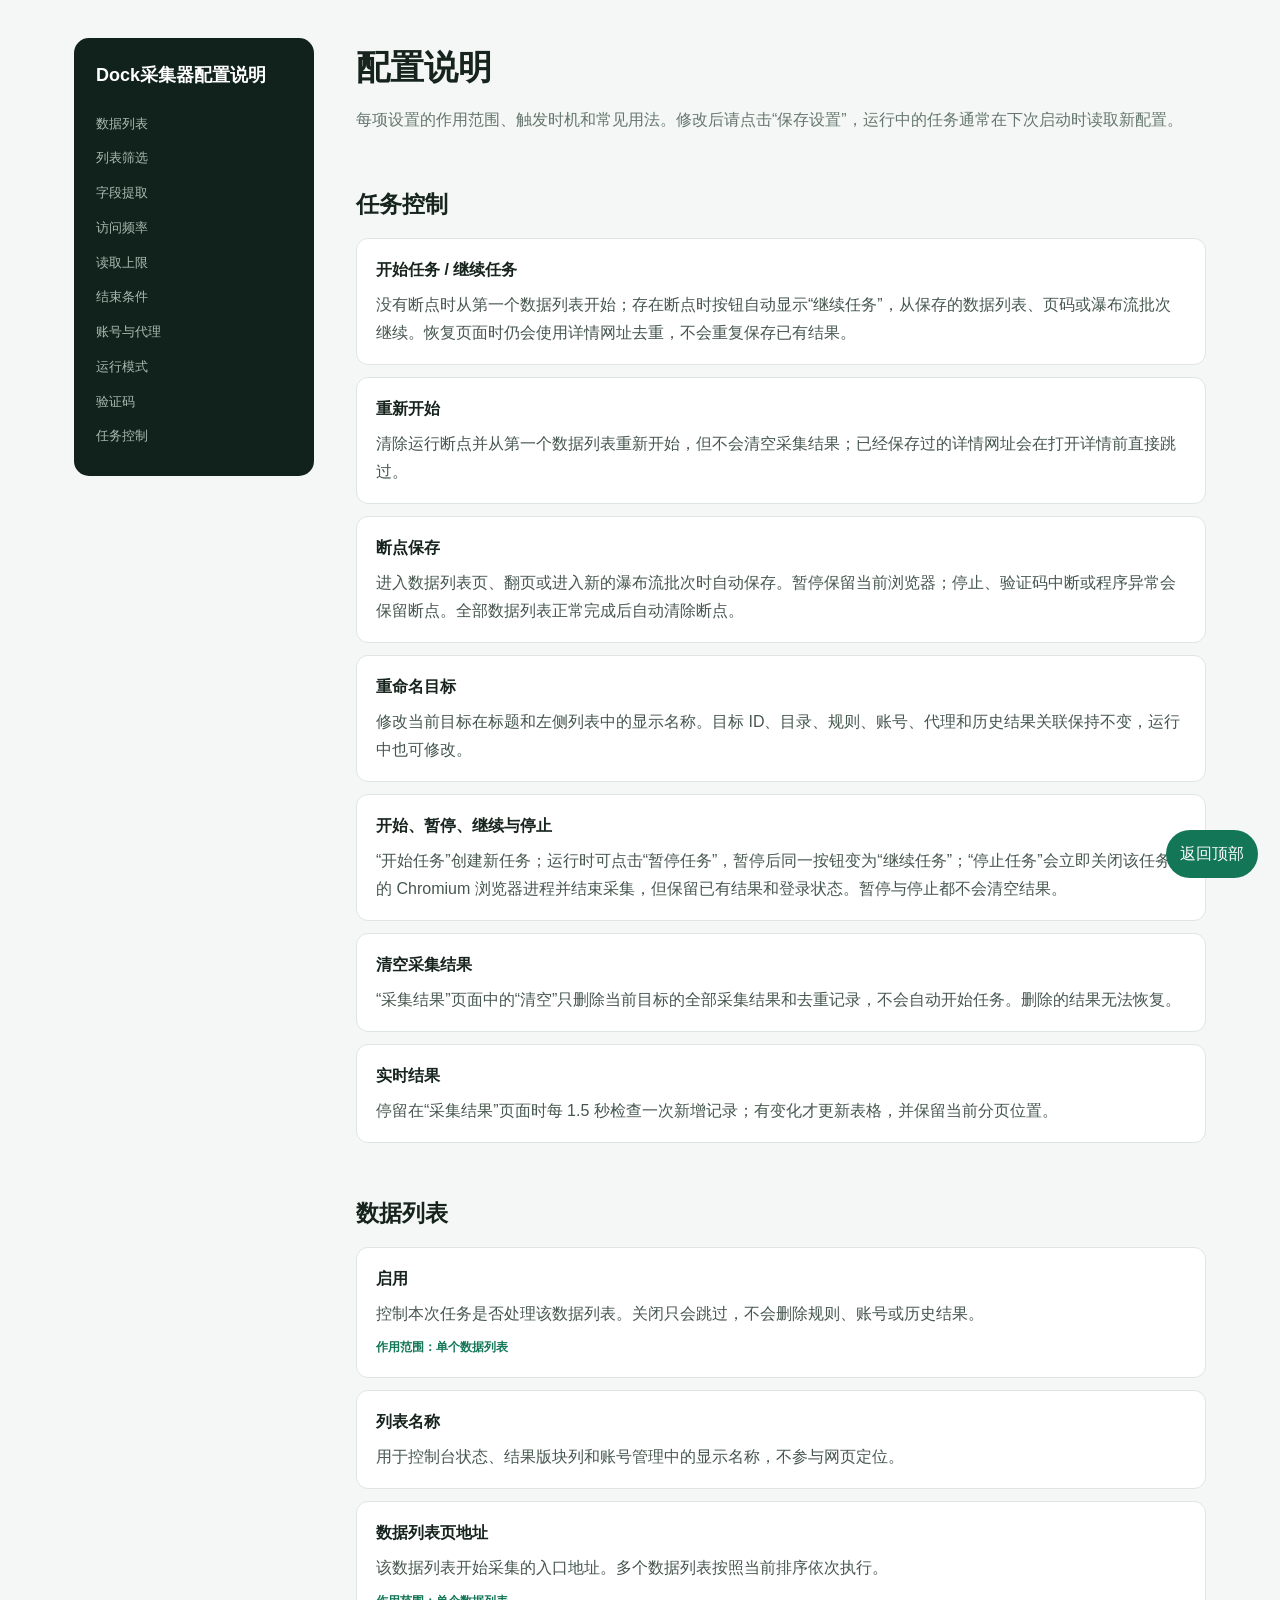
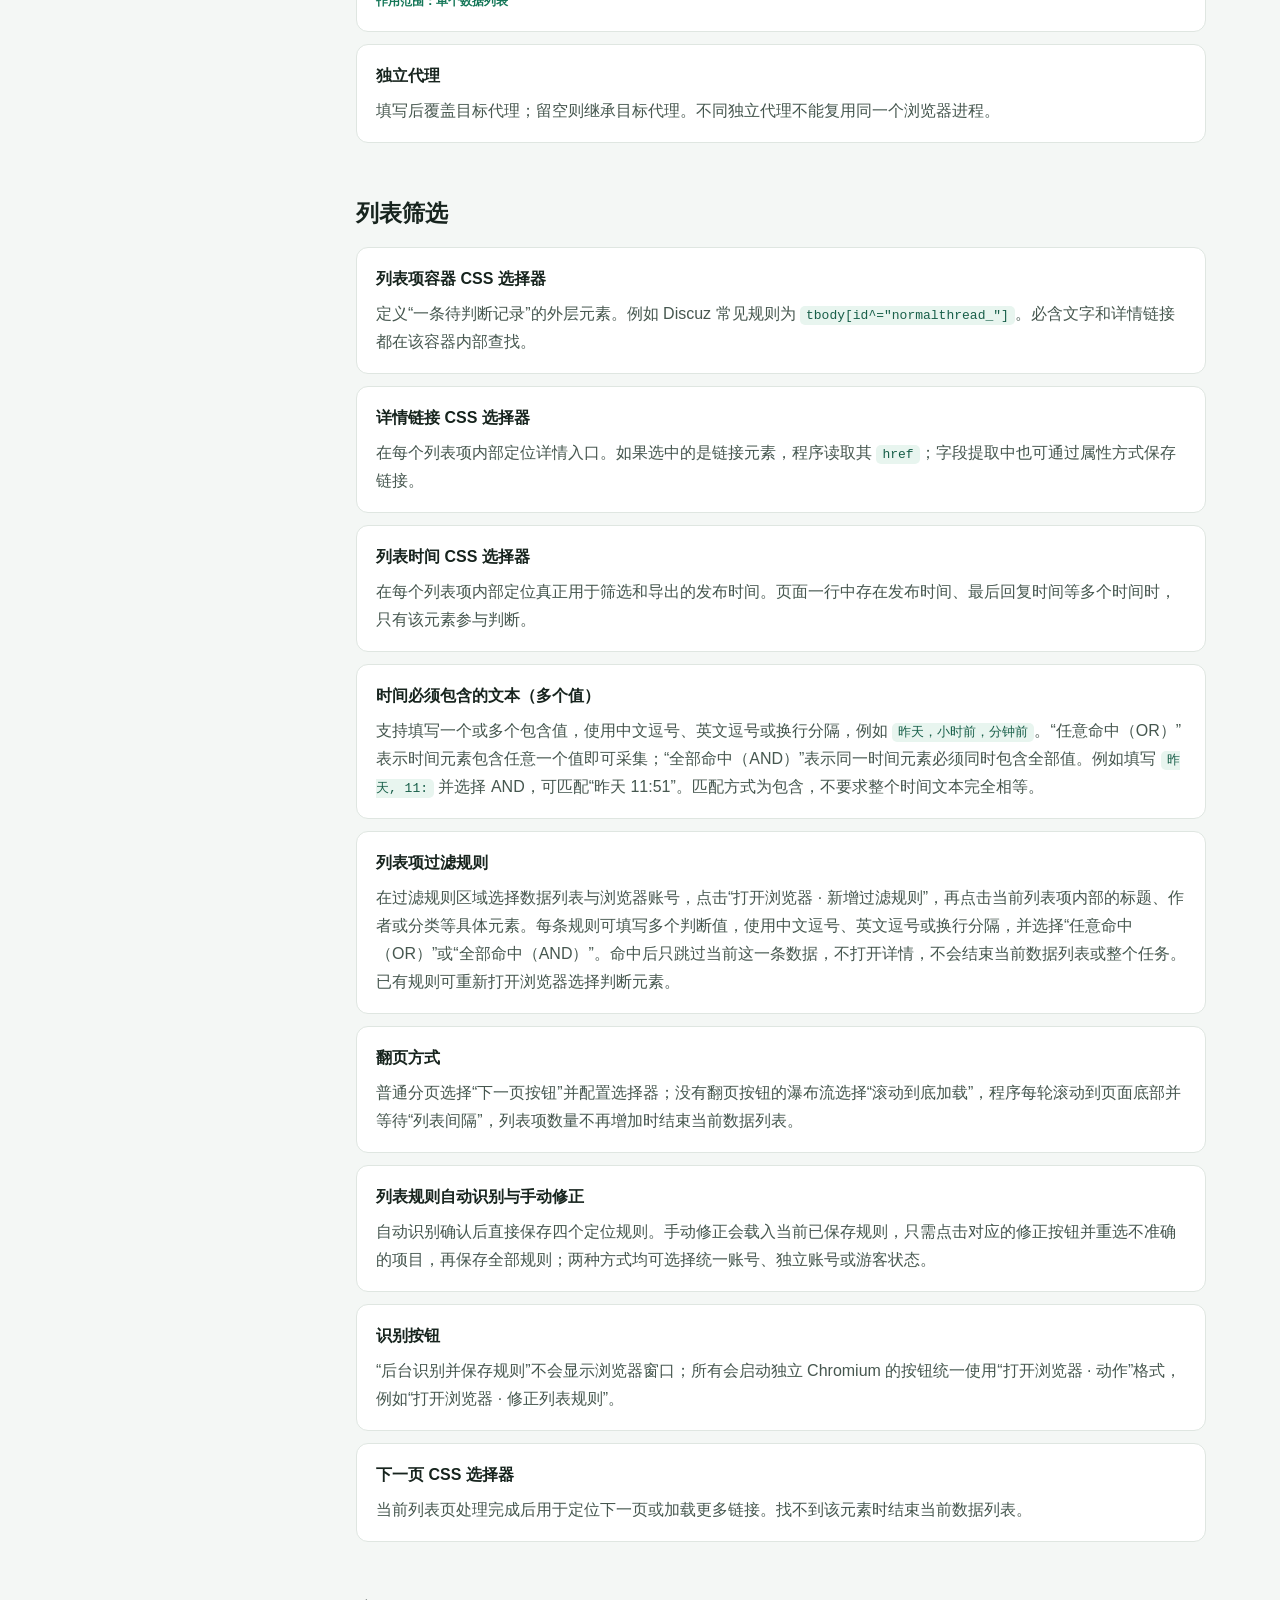
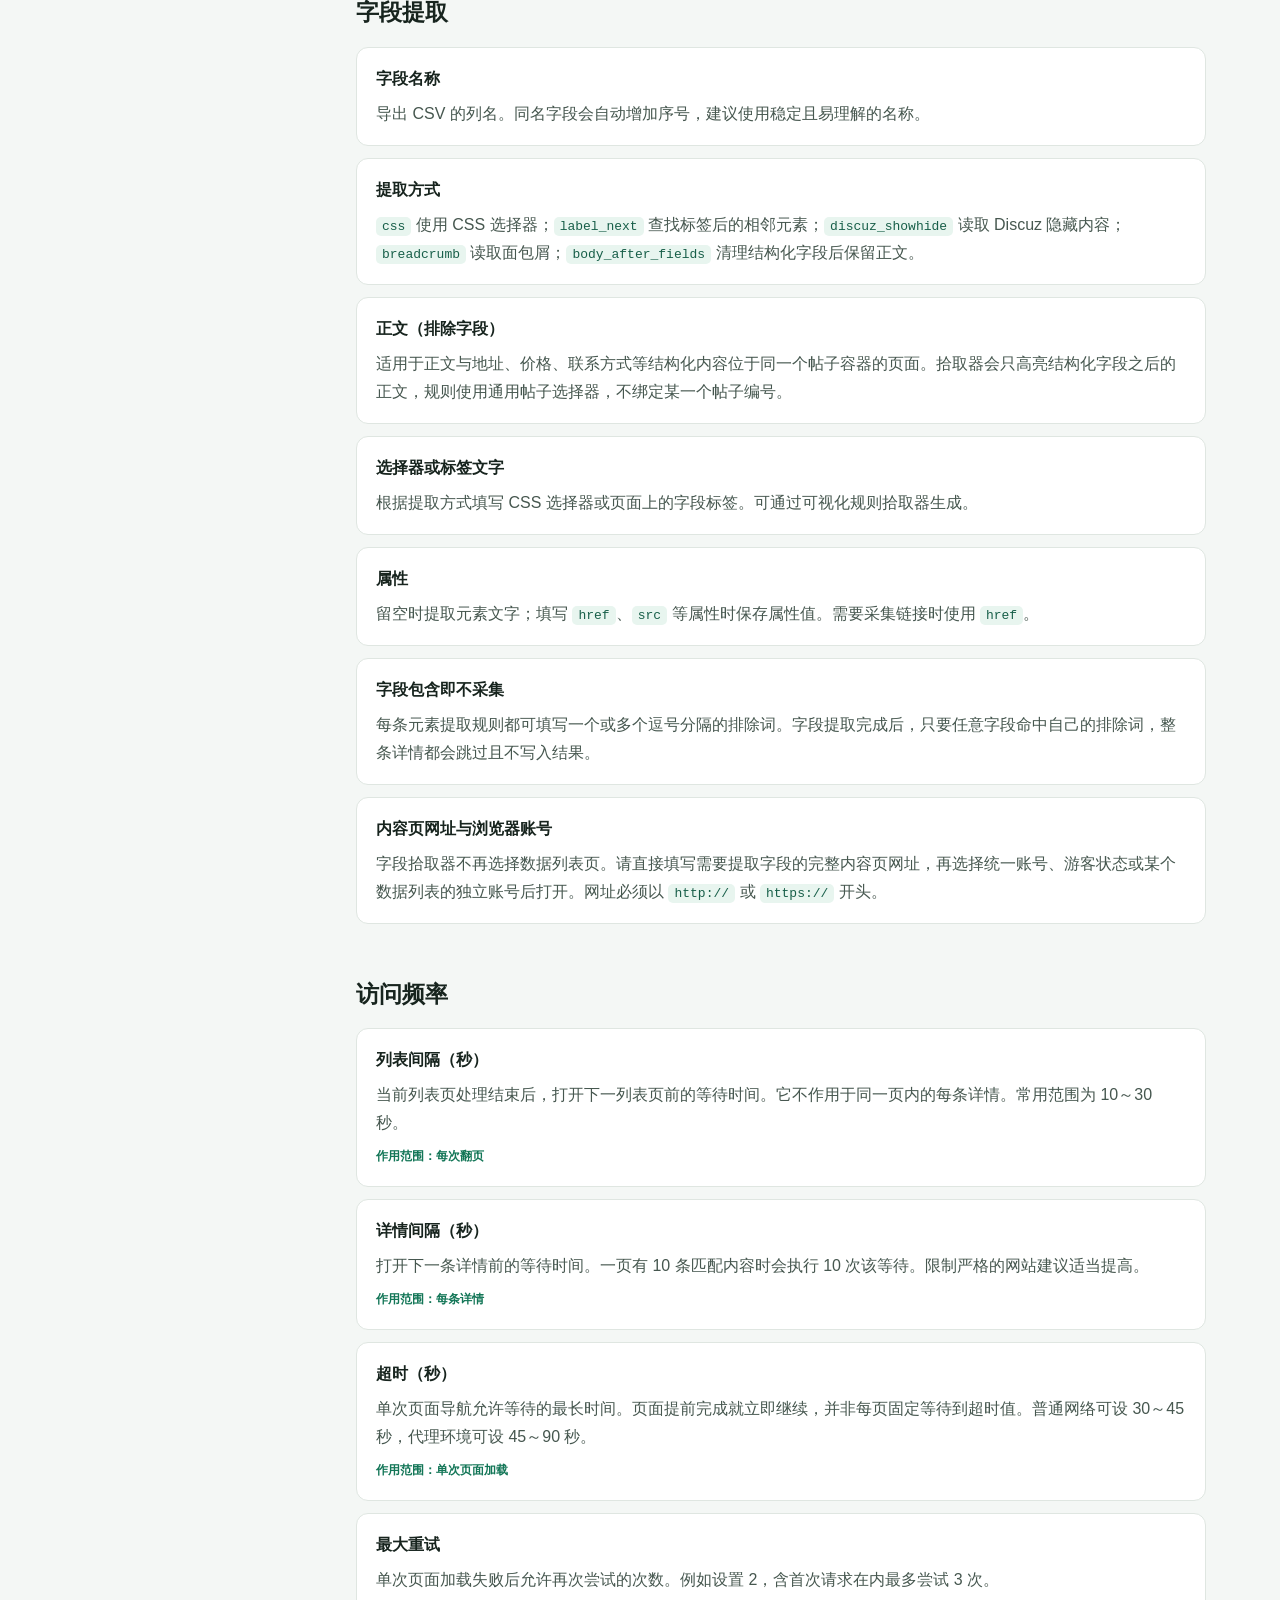
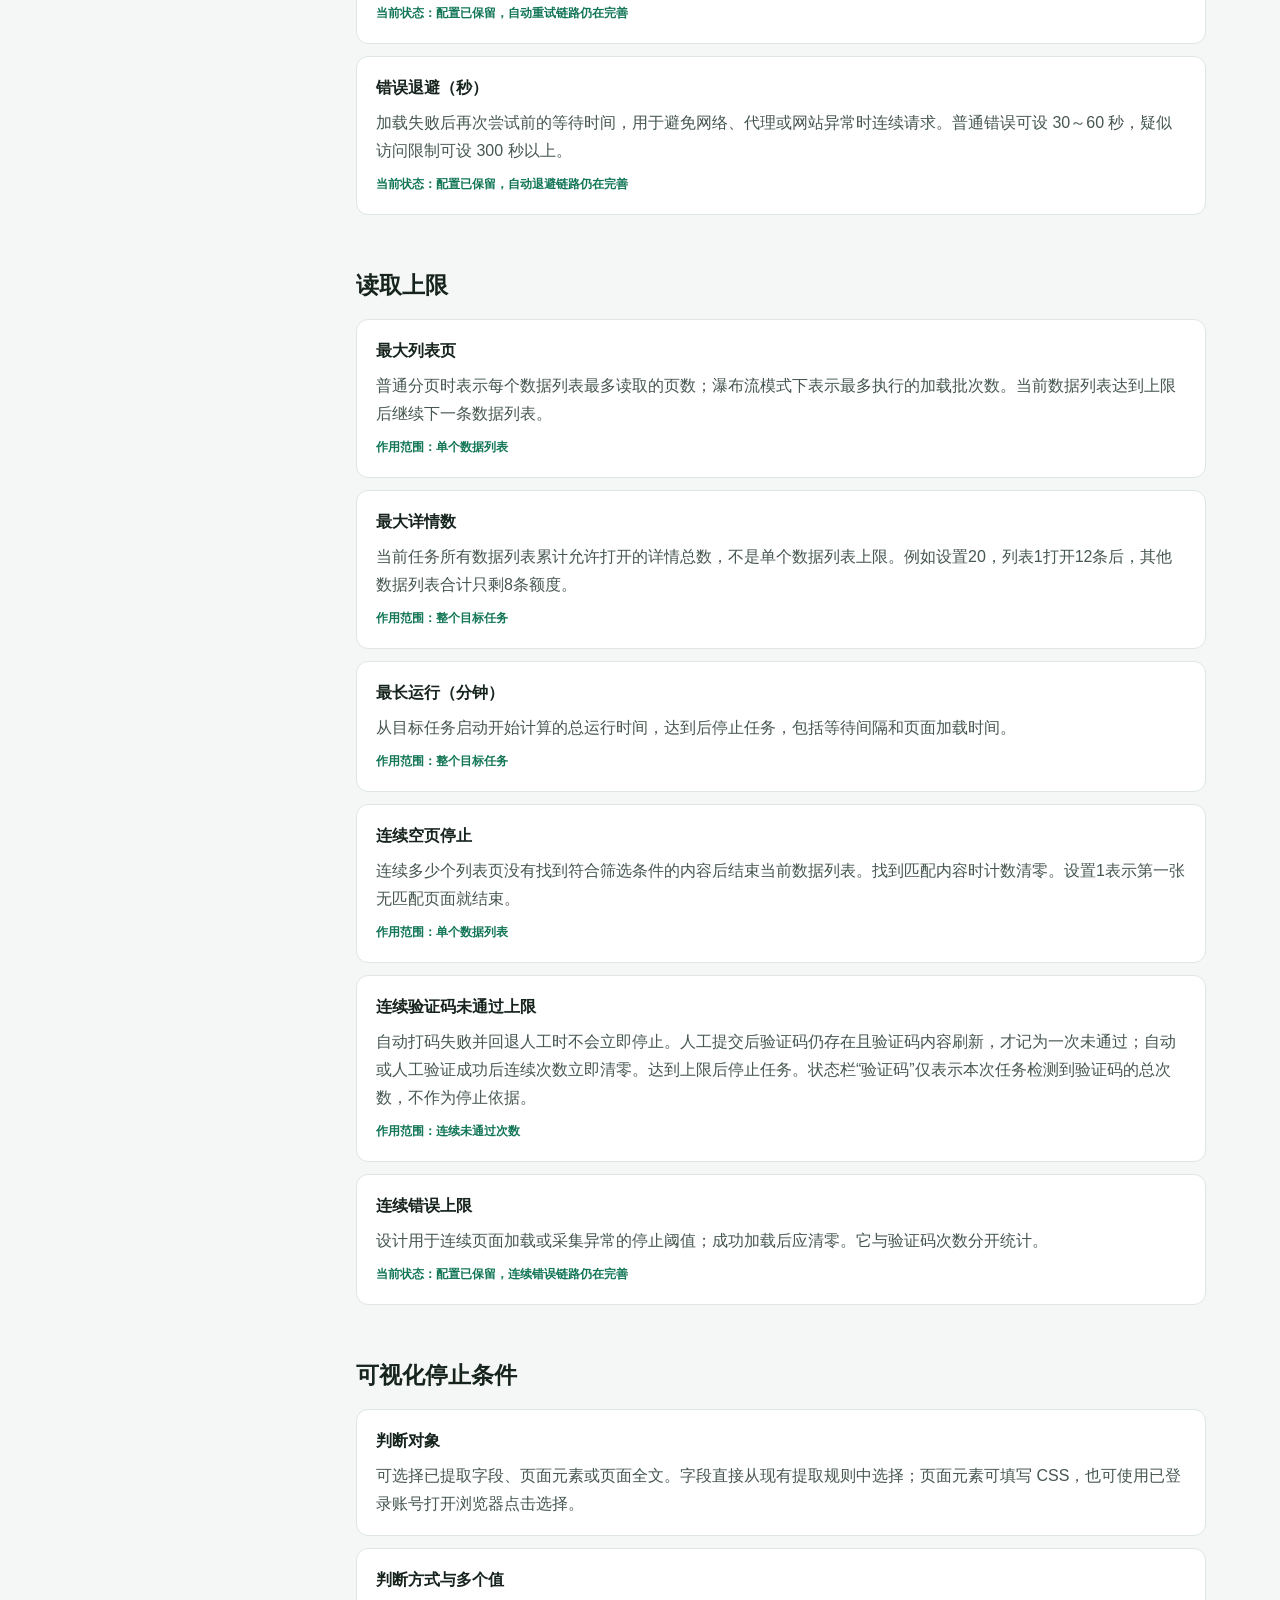
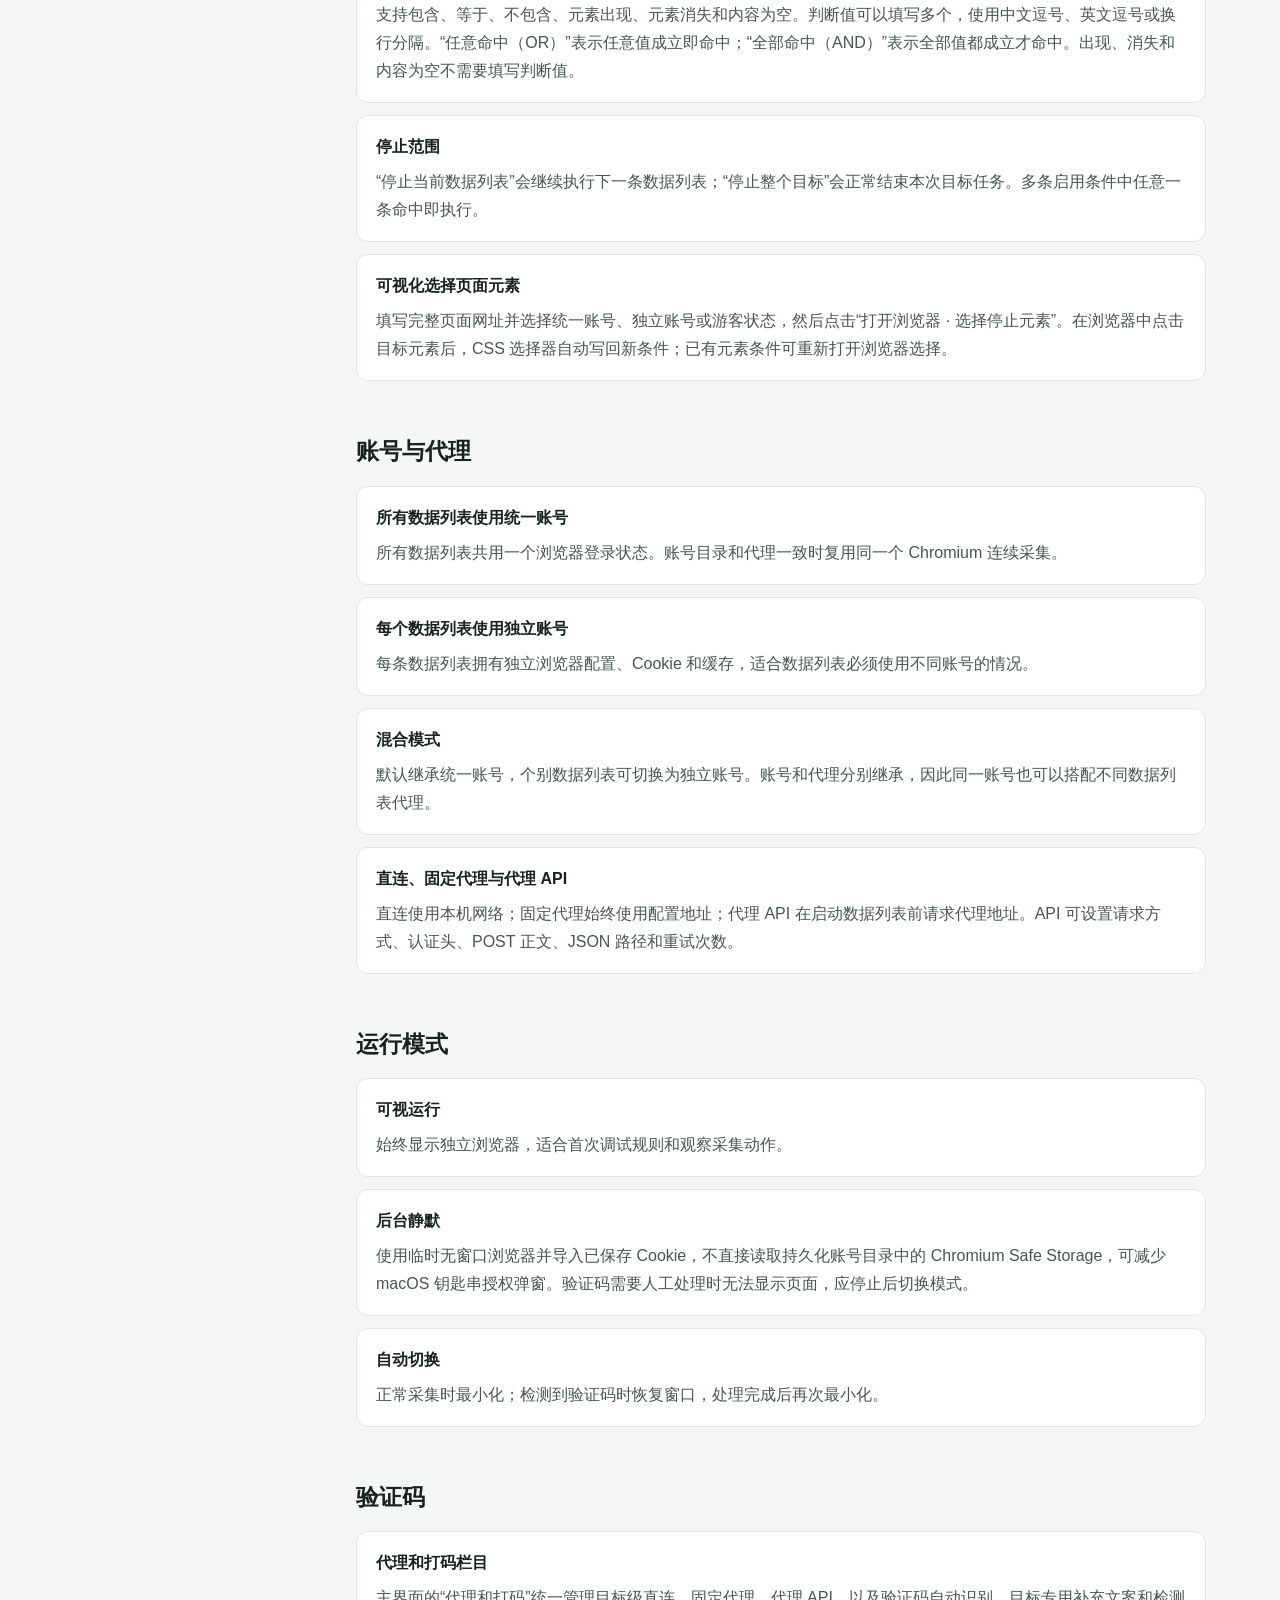
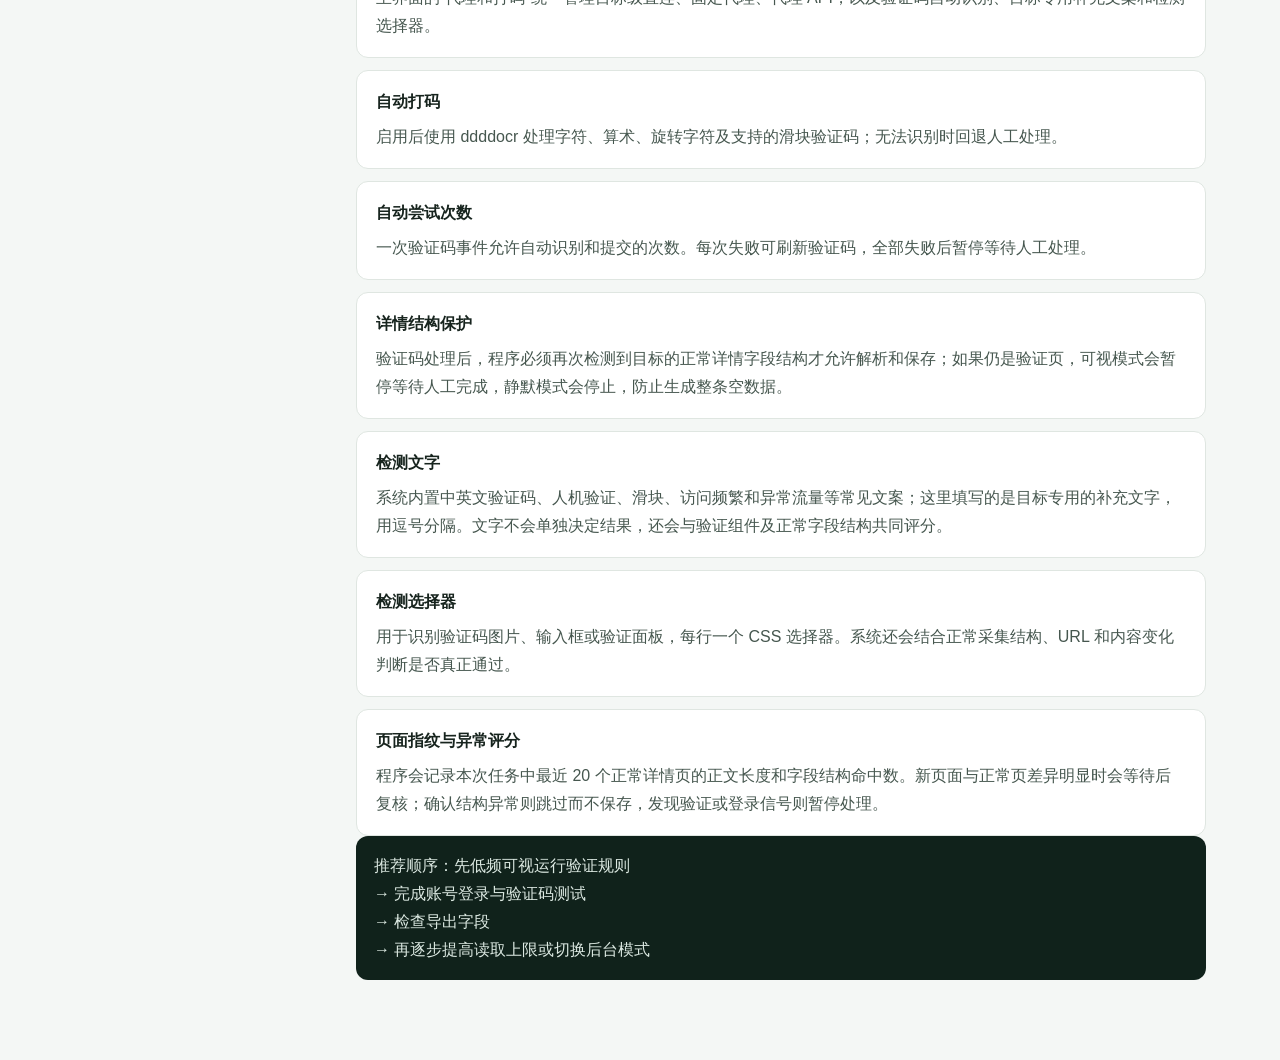
<file: web/help.html>
<!doctype html>
<html lang="zh-CN">
<head>
  <meta charset="utf-8">
  <meta name="viewport" content="width=device-width,initial-scale=1">
  <title>Dock采集器 · 配置说明</title>
  <style>
    :root{--ink:#17241e;--muted:#66776f;--line:#dfe6e1;--green:#137657;--soft:#e8f5ef;--paper:#f4f7f5}
    *{box-sizing:border-box}html{scroll-behavior:smooth}body{margin:0;color:var(--ink);background:var(--paper);font-family:-apple-system,BlinkMacSystemFont,"PingFang SC","Microsoft YaHei",sans-serif;line-height:1.75}
    .layout{display:grid;grid-template-columns:240px minmax(0,860px);gap:42px;max-width:1180px;margin:auto;padding:38px 24px 80px}
    aside{position:sticky;top:24px;align-self:start;background:#10221b;color:#fff;border-radius:15px;padding:22px}aside b{display:block;font-size:18px;margin-bottom:15px}aside a{display:block;color:#a9bbb2;text-decoration:none;padding:6px 0;font-size:13px}aside a:hover{color:#d7f761}
    h1{font-size:34px;margin:0 0 8px}.lead{color:var(--muted);margin:0 0 30px}h2{font-size:23px;margin:42px 0 14px;padding-top:8px}h3{font-size:16px;margin:0 0 7px}.group{display:grid;gap:12px}.item{background:#fff;border:1px solid var(--line);border-radius:12px;padding:17px 19px}.item p{margin:0;color:#46574f}.item code{background:var(--soft);color:#185f49;padding:2px 6px;border-radius:5px}.scope{display:inline-block;margin-top:9px;color:var(--green);font-size:12px;font-weight:700}.note{background:#fff5df;border-radius:11px;padding:15px 17px;color:#765217;margin:16px 0}.flow{background:#10221b;color:#dce9e2;border-radius:12px;padding:16px 18px;white-space:pre-line}.top{position:fixed;right:22px;bottom:22px;background:var(--green);color:#fff;text-decoration:none;border-radius:999px;padding:10px 14px}@media(max-width:800px){.layout{grid-template-columns:1fr;padding:22px 16px 70px}aside{position:static}aside a{display:inline-block;margin-right:14px}h1{font-size:28px}}
  </style>
</head>
<body id="top"><div class="layout">
  <aside><b>Dock采集器配置说明</b>
    <a href="#source">数据列表</a><a href="#filter">列表筛选</a><a href="#fields">字段提取</a>
    <a href="#frequency">访问频率</a><a href="#limits">读取上限</a><a href="#stop">结束条件</a>
    <a href="#account">账号与代理</a><a href="#browser">运行模式</a><a href="#captcha">验证码</a><a href="#task-control">任务控制</a>
  </aside>
  <main><h1>配置说明</h1><p class="lead">每项设置的作用范围、触发时机和常见用法。修改后请点击“保存设置”，运行中的任务通常在下次启动时读取新配置。</p>

  <section id="task-control"><h2>任务控制</h2><div class="group">
    <article class="item"><h3>开始任务 / 继续任务</h3><p>没有断点时从第一个数据列表开始；存在断点时按钮自动显示“继续任务”，从保存的数据列表、页码或瀑布流批次继续。恢复页面时仍会使用详情网址去重，不会重复保存已有结果。</p></article>
    <article class="item"><h3>重新开始</h3><p>清除运行断点并从第一个数据列表重新开始，但不会清空采集结果；已经保存过的详情网址会在打开详情前直接跳过。</p></article>
    <article class="item"><h3>断点保存</h3><p>进入数据列表页、翻页或进入新的瀑布流批次时自动保存。暂停保留当前浏览器；停止、验证码中断或程序异常会保留断点。全部数据列表正常完成后自动清除断点。</p></article>
    <article class="item"><h3>重命名目标</h3><p>修改当前目标在标题和左侧列表中的显示名称。目标 ID、目录、规则、账号、代理和历史结果关联保持不变，运行中也可修改。</p></article>
    <article class="item"><h3>开始、暂停、继续与停止</h3><p>“开始任务”创建新任务；运行时可点击“暂停任务”，暂停后同一按钮变为“继续任务”；“停止任务”会立即关闭该任务的 Chromium 浏览器进程并结束采集，但保留已有结果和登录状态。暂停与停止都不会清空结果。</p></article>
    <article class="item"><h3>清空采集结果</h3><p>“采集结果”页面中的“清空”只删除当前目标的全部采集结果和去重记录，不会自动开始任务。删除的结果无法恢复。</p></article>
    <article class="item"><h3>实时结果</h3><p>停留在“采集结果”页面时每 1.5 秒检查一次新增记录；有变化才更新表格，并保留当前分页位置。</p></article>
  </div></section>

  <section id="source"><h2>数据列表</h2><div class="group">
    <article class="item"><h3>启用</h3><p>控制本次任务是否处理该数据列表。关闭只会跳过，不会删除规则、账号或历史结果。</p><span class="scope">作用范围：单个数据列表</span></article>
    <article class="item"><h3>列表名称</h3><p>用于控制台状态、结果版块列和账号管理中的显示名称，不参与网页定位。</p></article>
    <article class="item"><h3>数据列表页地址</h3><p>该数据列表开始采集的入口地址。多个数据列表按照当前排序依次执行。</p><span class="scope">作用范围：单个数据列表</span></article>
    <article class="item"><h3>独立代理</h3><p>填写后覆盖目标代理；留空则继承目标代理。不同独立代理不能复用同一个浏览器进程。</p></article>
  </div></section>

  <section id="filter"><h2>列表筛选</h2><div class="group">
    <article class="item"><h3>列表项容器 CSS 选择器</h3><p>定义“一条待判断记录”的外层元素。例如 Discuz 常见规则为 <code>tbody[id^="normalthread_"]</code>。必含文字和详情链接都在该容器内部查找。</p></article>
    <article class="item"><h3>详情链接 CSS 选择器</h3><p>在每个列表项内部定位详情入口。如果选中的是链接元素，程序读取其 <code>href</code>；字段提取中也可通过属性方式保存链接。</p></article>
    <article class="item"><h3>列表时间 CSS 选择器</h3><p>在每个列表项内部定位真正用于筛选和导出的发布时间。页面一行中存在发布时间、最后回复时间等多个时间时，只有该元素参与判断。</p></article>
    <article class="item"><h3>时间必须包含的文本（多个值）</h3><p>支持填写一个或多个包含值，使用中文逗号、英文逗号或换行分隔，例如 <code>昨天，小时前，分钟前</code>。“任意命中（OR）”表示时间元素包含任意一个值即可采集；“全部命中（AND）”表示同一时间元素必须同时包含全部值。例如填写 <code>昨天, 11:</code> 并选择 AND，可匹配“昨天 11:51”。匹配方式为包含，不要求整个时间文本完全相等。</p></article>
    <article class="item"><h3>列表项过滤规则</h3><p>在过滤规则区域选择数据列表与浏览器账号，点击“打开浏览器 · 新增过滤规则”，再点击当前列表项内部的标题、作者或分类等具体元素。每条规则可填写多个判断值，使用中文逗号、英文逗号或换行分隔，并选择“任意命中（OR）”或“全部命中（AND）”。命中后只跳过当前这一条数据，不打开详情，不会结束当前数据列表或整个任务。已有规则可重新打开浏览器选择判断元素。</p></article>
    <article class="item"><h3>翻页方式</h3><p>普通分页选择“下一页按钮”并配置选择器；没有翻页按钮的瀑布流选择“滚动到底加载”，程序每轮滚动到页面底部并等待“列表间隔”，列表项数量不再增加时结束当前数据列表。</p></article>
    <article class="item"><h3>列表规则自动识别与手动修正</h3><p>自动识别确认后直接保存四个定位规则。手动修正会载入当前已保存规则，只需点击对应的修正按钮并重选不准确的项目，再保存全部规则；两种方式均可选择统一账号、独立账号或游客状态。</p></article>
    <article class="item"><h3>识别按钮</h3><p>“后台识别并保存规则”不会显示浏览器窗口；所有会启动独立 Chromium 的按钮统一使用“打开浏览器 · 动作”格式，例如“打开浏览器 · 修正列表规则”。</p></article>
    <article class="item"><h3>下一页 CSS 选择器</h3><p>当前列表页处理完成后用于定位下一页或加载更多链接。找不到该元素时结束当前数据列表。</p></article>
  </div></section>

  <section id="fields"><h2>字段提取</h2><div class="group">
    <article class="item"><h3>字段名称</h3><p>导出 CSV 的列名。同名字段会自动增加序号，建议使用稳定且易理解的名称。</p></article>
    <article class="item"><h3>提取方式</h3><p><code>css</code> 使用 CSS 选择器；<code>label_next</code> 查找标签后的相邻元素；<code>discuz_showhide</code> 读取 Discuz 隐藏内容；<code>breadcrumb</code> 读取面包屑；<code>body_after_fields</code> 清理结构化字段后保留正文。</p></article>
    <article class="item"><h3>正文（排除字段）</h3><p>适用于正文与地址、价格、联系方式等结构化内容位于同一个帖子容器的页面。拾取器会只高亮结构化字段之后的正文，规则使用通用帖子选择器，不绑定某一个帖子编号。</p></article>
    <article class="item"><h3>选择器或标签文字</h3><p>根据提取方式填写 CSS 选择器或页面上的字段标签。可通过可视化规则拾取器生成。</p></article>
    <article class="item"><h3>属性</h3><p>留空时提取元素文字；填写 <code>href</code>、<code>src</code> 等属性时保存属性值。需要采集链接时使用 <code>href</code>。</p></article>
    <article class="item"><h3>字段包含即不采集</h3><p>每条元素提取规则都可填写一个或多个逗号分隔的排除词。字段提取完成后，只要任意字段命中自己的排除词，整条详情都会跳过且不写入结果。</p></article>
    <article class="item"><h3>内容页网址与浏览器账号</h3><p>字段拾取器不再选择数据列表页。请直接填写需要提取字段的完整内容页网址，再选择统一账号、游客状态或某个数据列表的独立账号后打开。网址必须以 <code>http://</code> 或 <code>https://</code> 开头。</p></article>
  </div></section>

  <section id="frequency"><h2>访问频率</h2><div class="group">
    <article class="item"><h3>列表间隔（秒）</h3><p>当前列表页处理结束后，打开下一列表页前的等待时间。它不作用于同一页内的每条详情。常用范围为 10～30 秒。</p><span class="scope">作用范围：每次翻页</span></article>
    <article class="item"><h3>详情间隔（秒）</h3><p>打开下一条详情前的等待时间。一页有 10 条匹配内容时会执行 10 次该等待。限制严格的网站建议适当提高。</p><span class="scope">作用范围：每条详情</span></article>
    <article class="item"><h3>超时（秒）</h3><p>单次页面导航允许等待的最长时间。页面提前完成就立即继续，并非每页固定等待到超时值。普通网络可设 30～45 秒，代理环境可设 45～90 秒。</p><span class="scope">作用范围：单次页面加载</span></article>
    <article class="item"><h3>最大重试</h3><p>单次页面加载失败后允许再次尝试的次数。例如设置 2，含首次请求在内最多尝试 3 次。</p><span class="scope">当前状态：配置已保留，自动重试链路仍在完善</span></article>
    <article class="item"><h3>错误退避（秒）</h3><p>加载失败后再次尝试前的等待时间，用于避免网络、代理或网站异常时连续请求。普通错误可设 30～60 秒，疑似访问限制可设 300 秒以上。</p><span class="scope">当前状态：配置已保留，自动退避链路仍在完善</span></article>
  </div></section>

  <section id="limits"><h2>读取上限</h2><div class="group">
    <article class="item"><h3>最大列表页</h3><p>普通分页时表示每个数据列表最多读取的页数；瀑布流模式下表示最多执行的加载批次数。当前数据列表达到上限后继续下一条数据列表。</p><span class="scope">作用范围：单个数据列表</span></article>
    <article class="item"><h3>最大详情数</h3><p>当前任务所有数据列表累计允许打开的详情总数，不是单个数据列表上限。例如设置20，列表1打开12条后，其他数据列表合计只剩8条额度。</p><span class="scope">作用范围：整个目标任务</span></article>
    <article class="item"><h3>最长运行（分钟）</h3><p>从目标任务启动开始计算的总运行时间，达到后停止任务，包括等待间隔和页面加载时间。</p><span class="scope">作用范围：整个目标任务</span></article>
    <article class="item"><h3>连续空页停止</h3><p>连续多少个列表页没有找到符合筛选条件的内容后结束当前数据列表。找到匹配内容时计数清零。设置1表示第一张无匹配页面就结束。</p><span class="scope">作用范围：单个数据列表</span></article>
    <article class="item"><h3>连续验证码未通过上限</h3><p>自动打码失败并回退人工时不会立即停止。人工提交后验证码仍存在且验证码内容刷新，才记为一次未通过；自动或人工验证成功后连续次数立即清零。达到上限后停止任务。状态栏“验证码”仅表示本次任务检测到验证码的总次数，不作为停止依据。</p><span class="scope">作用范围：连续未通过次数</span></article>
    <article class="item"><h3>连续错误上限</h3><p>设计用于连续页面加载或采集异常的停止阈值；成功加载后应清零。它与验证码次数分开统计。</p><span class="scope">当前状态：配置已保留，连续错误链路仍在完善</span></article>
  </div></section>

  <section id="stop"><h2>可视化停止条件</h2><div class="group">
    <article class="item"><h3>判断对象</h3><p>可选择已提取字段、页面元素或页面全文。字段直接从现有提取规则中选择；页面元素可填写 CSS，也可使用已登录账号打开浏览器点击选择。</p></article>
    <article class="item"><h3>判断方式与多个值</h3><p>支持包含、等于、不包含、元素出现、元素消失和内容为空。判断值可以填写多个，使用中文逗号、英文逗号或换行分隔。“任意命中（OR）”表示任意值成立即命中；“全部命中（AND）”表示全部值都成立才命中。出现、消失和内容为空不需要填写判断值。</p></article>
    <article class="item"><h3>停止范围</h3><p>“停止当前数据列表”会继续执行下一条数据列表；“停止整个目标”会正常结束本次目标任务。多条启用条件中任意一条命中即执行。</p></article>
    <article class="item"><h3>可视化选择页面元素</h3><p>填写完整页面网址并选择统一账号、独立账号或游客状态，然后点击“打开浏览器 · 选择停止元素”。在浏览器中点击目标元素后，CSS 选择器自动写回新条件；已有元素条件可重新打开浏览器选择。</p></article>
  </div></section>

  <section id="account"><h2>账号与代理</h2><div class="group">
    <article class="item"><h3>所有数据列表使用统一账号</h3><p>所有数据列表共用一个浏览器登录状态。账号目录和代理一致时复用同一个 Chromium 连续采集。</p></article>
    <article class="item"><h3>每个数据列表使用独立账号</h3><p>每条数据列表拥有独立浏览器配置、Cookie 和缓存，适合数据列表必须使用不同账号的情况。</p></article>
    <article class="item"><h3>混合模式</h3><p>默认继承统一账号，个别数据列表可切换为独立账号。账号和代理分别继承，因此同一账号也可以搭配不同数据列表代理。</p></article>
    <article class="item"><h3>直连、固定代理与代理 API</h3><p>直连使用本机网络；固定代理始终使用配置地址；代理 API 在启动数据列表前请求代理地址。API 可设置请求方式、认证头、POST 正文、JSON 路径和重试次数。</p></article>
  </div></section>

  <section id="browser"><h2>运行模式</h2><div class="group">
    <article class="item"><h3>可视运行</h3><p>始终显示独立浏览器，适合首次调试规则和观察采集动作。</p></article>
    <article class="item"><h3>后台静默</h3><p>使用临时无窗口浏览器并导入已保存 Cookie，不直接读取持久化账号目录中的 Chromium Safe Storage，可减少 macOS 钥匙串授权弹窗。验证码需要人工处理时无法显示页面，应停止后切换模式。</p></article>
    <article class="item"><h3>自动切换</h3><p>正常采集时最小化；检测到验证码时恢复窗口，处理完成后再次最小化。</p></article>
  </div></section>

  <section id="captcha"><h2>验证码</h2><div class="group">
    <article class="item"><h3>代理和打码栏目</h3><p>主界面的“代理和打码”统一管理目标级直连、固定代理、代理 API，以及验证码自动识别、目标专用补充文案和检测选择器。</p></article>
    <article class="item"><h3>自动打码</h3><p>启用后使用 ddddocr 处理字符、算术、旋转字符及支持的滑块验证码；无法识别时回退人工处理。</p></article>
    <article class="item"><h3>自动尝试次数</h3><p>一次验证码事件允许自动识别和提交的次数。每次失败可刷新验证码，全部失败后暂停等待人工处理。</p></article>
    <article class="item"><h3>详情结构保护</h3><p>验证码处理后，程序必须再次检测到目标的正常详情字段结构才允许解析和保存；如果仍是验证页，可视模式会暂停等待人工完成，静默模式会停止，防止生成整条空数据。</p></article>
    <article class="item"><h3>检测文字</h3><p>系统内置中英文验证码、人机验证、滑块、访问频繁和异常流量等常见文案；这里填写的是目标专用的补充文字，用逗号分隔。文字不会单独决定结果，还会与验证组件及正常字段结构共同评分。</p></article>
    <article class="item"><h3>检测选择器</h3><p>用于识别验证码图片、输入框或验证面板，每行一个 CSS 选择器。系统还会结合正常采集结构、URL 和内容变化判断是否真正通过。</p></article>
    <article class="item"><h3>页面指纹与异常评分</h3><p>程序会记录本次任务中最近 20 个正常详情页的正文长度和字段结构命中数。新页面与正常页差异明显时会等待后复核；确认结构异常则跳过而不保存，发现验证或登录信号则暂停处理。</p></article>
  </div><div class="flow">推荐顺序：先低频可视运行验证规则
→ 完成账号登录与验证码测试
→ 检查导出字段
→ 再逐步提高读取上限或切换后台模式</div></section>
  </main>
</div><a class="top" href="#top">返回顶部</a></body></html>
</file>
